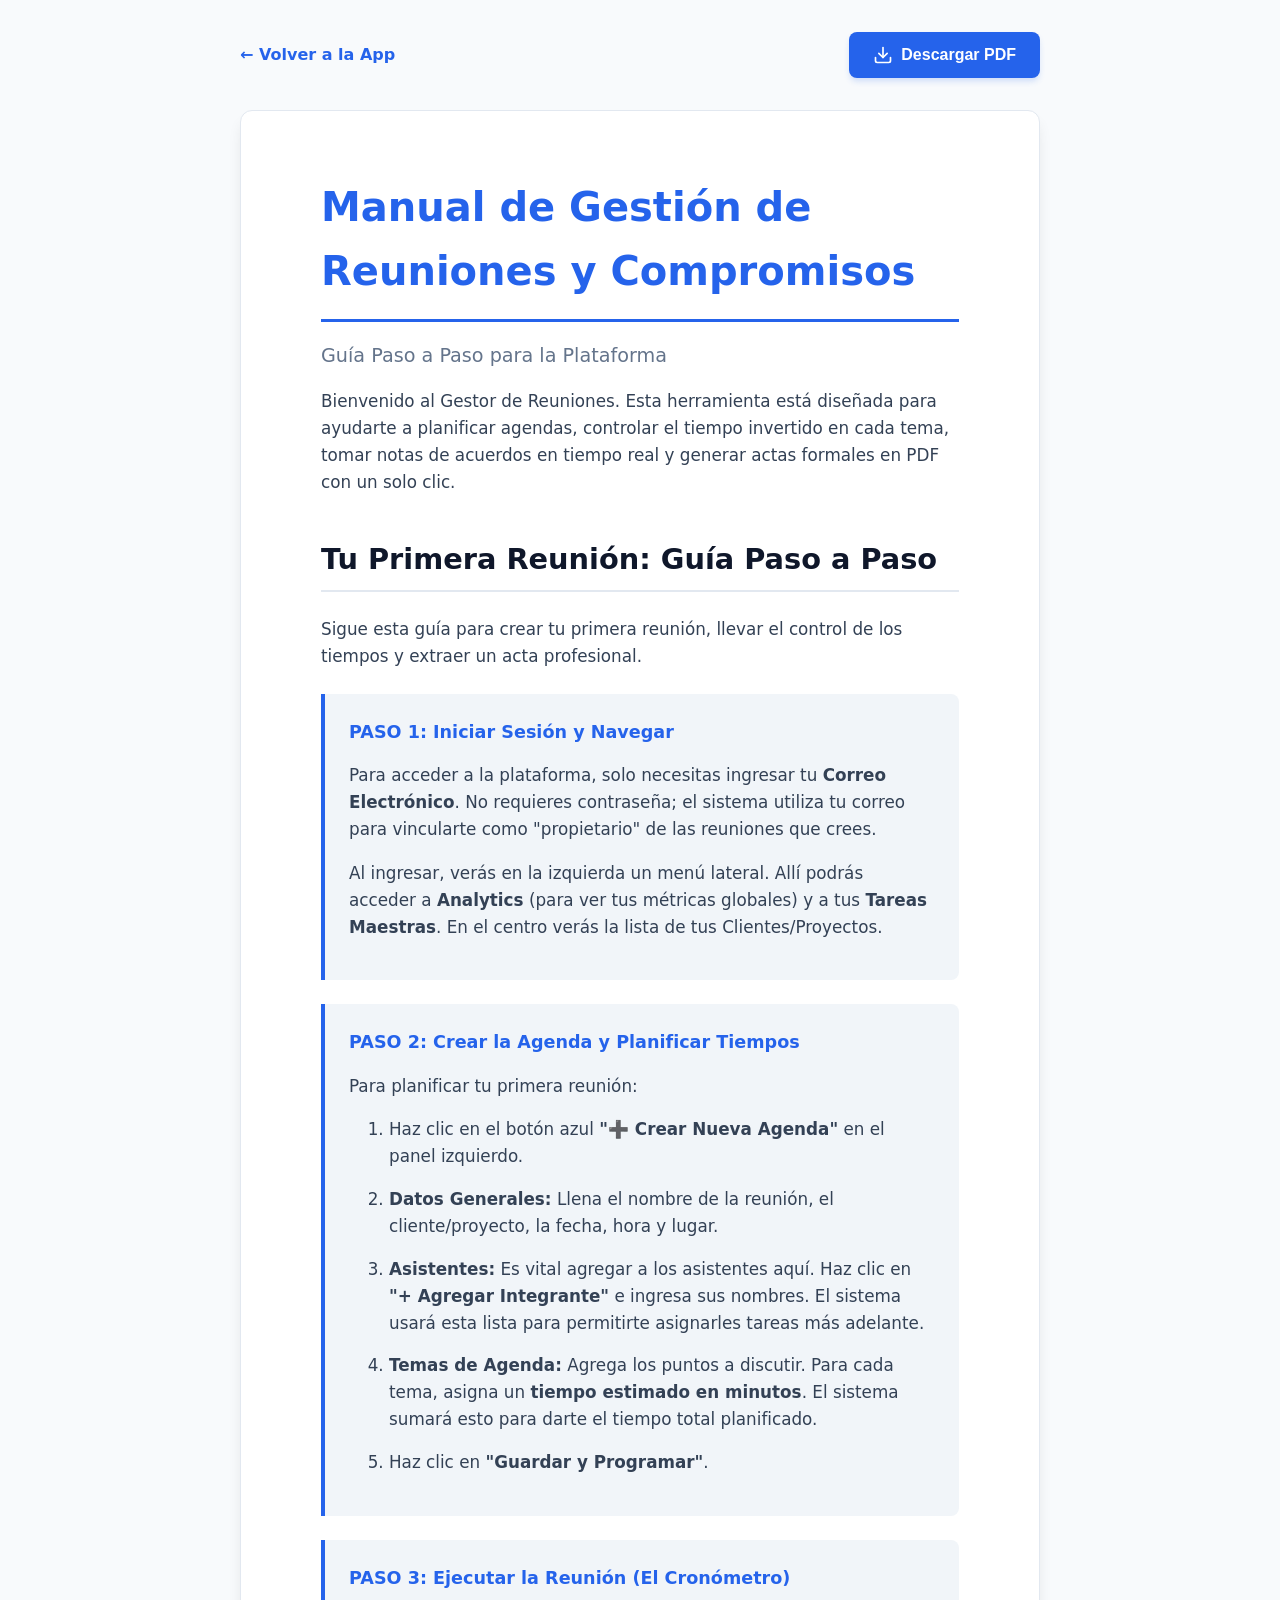
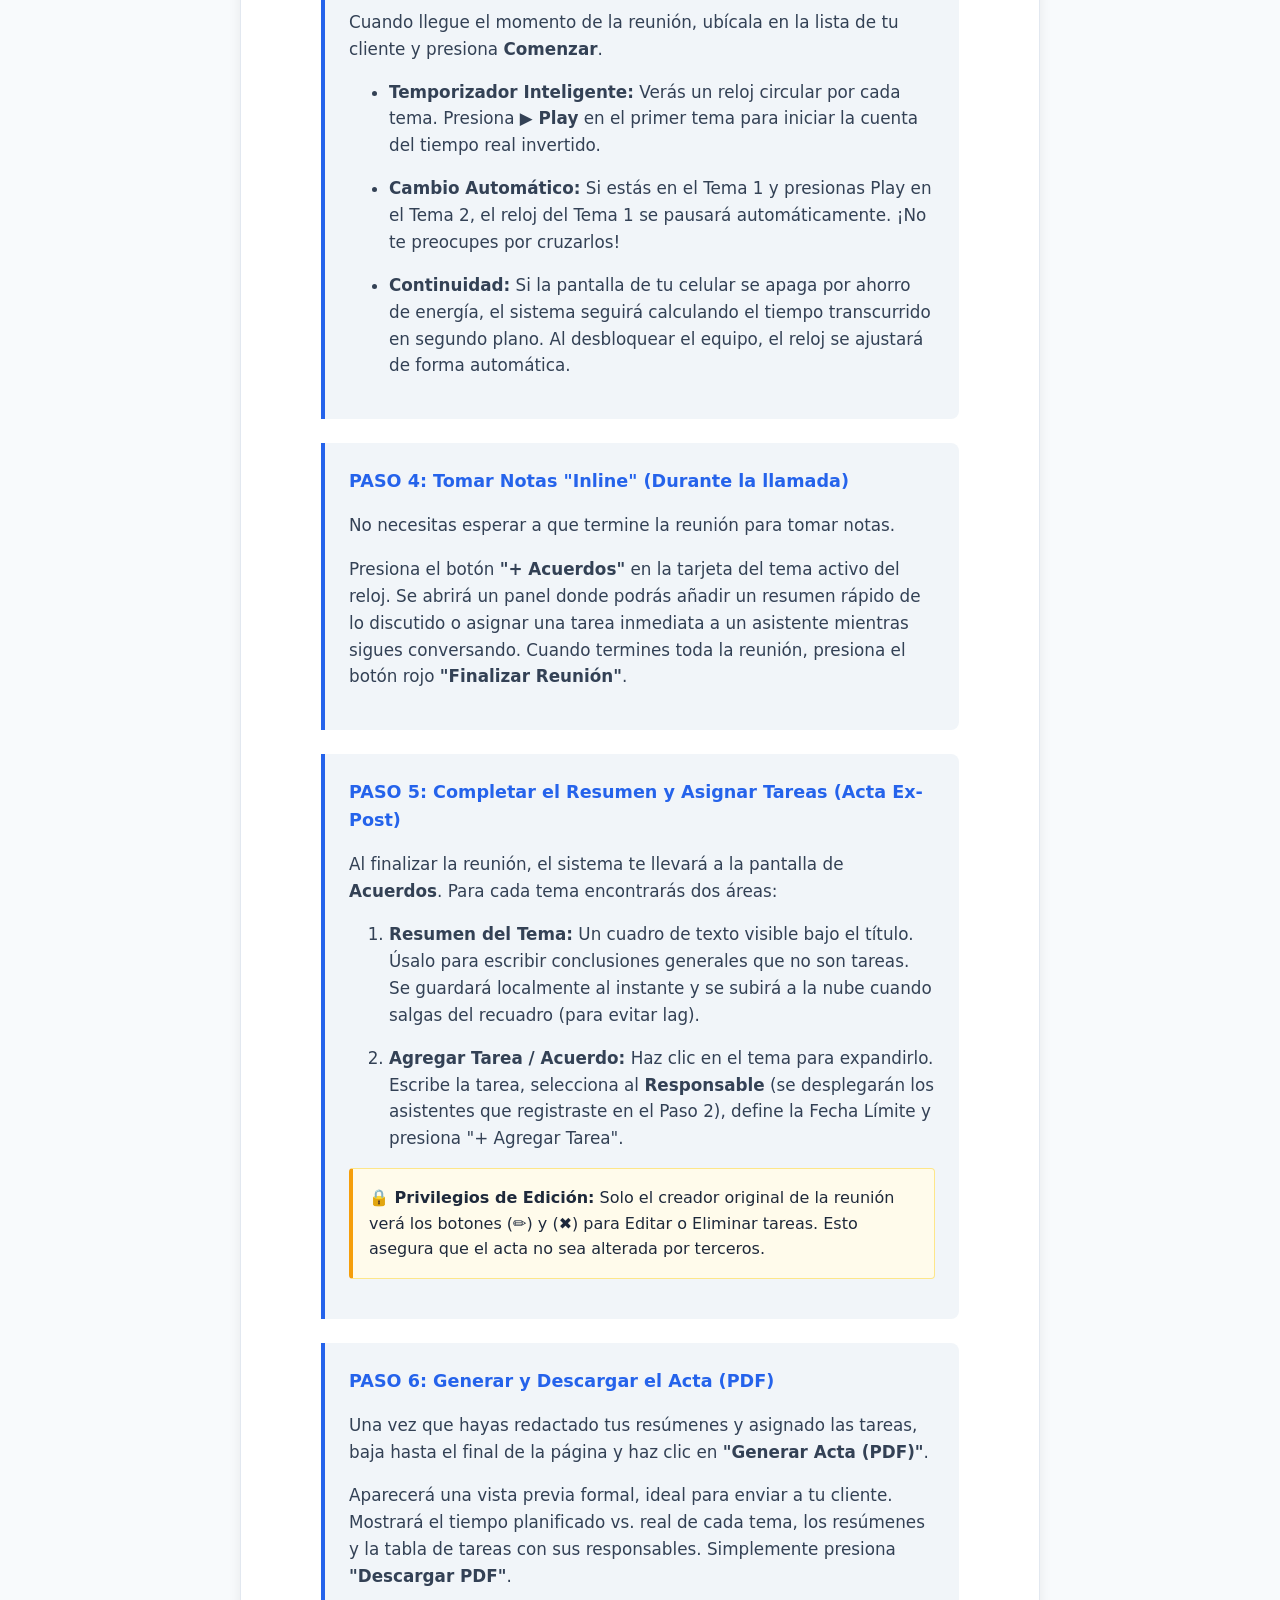
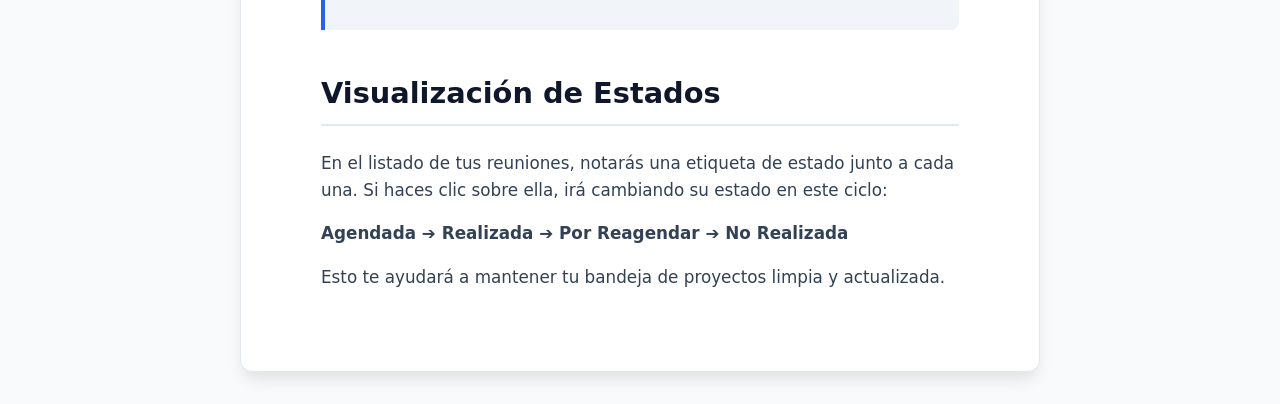
<file: manual.html>
<!DOCTYPE html>
<html lang="es">
<head>
    <meta charset="UTF-8">
    <meta name="viewport" content="width=device-width, initial-scale=1.0">
    <title>Manual de Usuario - Gestor de Reuniones</title>
    <style>
        :root {
            --primary: #2563eb;
            --primary-dark: #1d4ed8;
            --text-main: #1e293b;
            --text-muted: #64748b;
            --bg-body: #f8fafc;
            --paper: #ffffff;
            --border: #e2e8f0;
        }

        body {
            font-family: 'Segoe UI', system-ui, -apple-system, sans-serif;
            background-color: var(--bg-body);
            color: var(--text-main);
            margin: 0;
            padding: 2rem;
            line-height: 1.6;
        }

        .container {
            max-width: 800px;
            margin: 0 auto;
        }

        .top-bar {
            display: flex;
            justify-content: space-between;
            align-items: center;
            margin-bottom: 2rem;
        }

        .btn-download {
            background-color: var(--primary);
            color: white;
            border: none;
            padding: 0.8rem 1.5rem;
            border-radius: 8px;
            font-size: 1rem;
            font-weight: 600;
            cursor: pointer;
            transition: background 0.2s;
            display: flex;
            align-items: center;
            gap: 0.5rem;
            box-shadow: 0 4px 6px -1px rgba(37, 99, 235, 0.2);
        }

        .btn-download:hover {
            background-color: var(--primary-dark);
        }

        .document-wrapper {
            background: var(--paper);
            padding: 4rem 5rem;
            border-radius: 12px;
            box-shadow: 0 10px 15px -3px rgba(0, 0, 0, 0.1);
            border: 1px solid var(--border);
        }

        h1 {
            color: var(--primary);
            font-size: 2.5rem;
            margin-top: 0;
            margin-bottom: 0.5rem;
            border-bottom: 3px solid var(--primary);
            padding-bottom: 1rem;
        }

        h2 {
            color: #0f172a;
            font-size: 1.8rem;
            margin-top: 2.5rem;
            border-bottom: 2px solid var(--border);
            padding-bottom: 0.5rem;
        }

        h3 {
            color: var(--primary-dark);
            font-size: 1.3rem;
            margin-top: 2rem;
        }

        p, li {
            font-size: 1.05rem;
            color: #334155;
            margin-bottom: 1rem;
        }

        .step-box {
            background: #f1f5f9;
            border-left: 4px solid var(--primary);
            padding: 1.5rem;
            margin: 1.5rem 0;
            border-radius: 0 8px 8px 0;
        }

        .step-number {
            font-weight: bold;
            color: var(--primary);
            font-size: 1.1rem;
            display: block;
            margin-bottom: 0.5rem;
        }

        img {
            max-width: 100%;
            border-radius: 8px;
            border: 1px solid var(--border);
            margin: 1rem 0;
        }

        .alert {
            background: #fffbeb;
            border: 1px solid #fde68a;
            border-left: 4px solid #f59e0b;
            padding: 1rem;
            border-radius: 4px;
            margin: 1rem 0;
        }

        /* Print styles for perfect PDF generation */
        @media print {
            body {
                background-color: white;
                padding: 0;
            }
            .top-bar {
                display: none; /* Hide download button when printing */
            }
            .document-wrapper {
                box-shadow: none;
                border: none;
                padding: 0;
            }
            .container {
                max-width: 100%;
            }
            @page {
                margin: 2cm;
            }
            h2, h3 {
                page-break-after: avoid;
            }
            .step-box {
                page-break-inside: avoid;
            }
        }
        
        /* Mobile responsive */
        @media (max-width: 768px) {
            .document-wrapper {
                padding: 2rem;
            }
            body {
                padding: 1rem;
            }
        }
    </style>
</head>
<body>

    <div class="container">
        <div class="top-bar">
            <div>
                <a href="index.html" style="color: var(--primary); text-decoration: none; font-weight: bold;">← Volver a la App</a>
            </div>
            <button class="btn-download" onclick="window.print()">
                <svg width="20" height="20" fill="none" stroke="currentColor" stroke-width="2" viewBox="0 0 24 24" stroke-linecap="round" stroke-linejoin="round"><path d="M21 15v4a2 2 0 0 1-2 2H5a2 2 0 0 1-2-2v-4"></path><polyline points="7 10 12 15 17 10"></polyline><line x1="12" y1="15" x2="12" y2="3"></line></svg>
                Descargar PDF
            </button>
        </div>

        <div class="document-wrapper">
            <h1>Manual de Gestión de Reuniones y Compromisos</h1>
            <p style="font-size: 1.2rem; color: var(--text-muted);">Guía Paso a Paso para la Plataforma</p>
            
            <p>Bienvenido al Gestor de Reuniones. Esta herramienta está diseñada para ayudarte a planificar agendas, controlar el tiempo invertido en cada tema, tomar notas de acuerdos en tiempo real y generar actas formales en PDF con un solo clic.</p>

            <h2>Tu Primera Reunión: Guía Paso a Paso</h2>
            <p>Sigue esta guía para crear tu primera reunión, llevar el control de los tiempos y extraer un acta profesional.</p>

            <div class="step-box">
                <span class="step-number">PASO 1: Iniciar Sesión y Navegar</span>
                <p>Para acceder a la plataforma, solo necesitas ingresar tu <strong>Correo Electrónico</strong>. No requieres contraseña; el sistema utiliza tu correo para vincularte como "propietario" de las reuniones que crees.</p>
                <p>Al ingresar, verás en la izquierda un menú lateral. Allí podrás acceder a <strong>Analytics</strong> (para ver tus métricas globales) y a tus <strong>Tareas Maestras</strong>. En el centro verás la lista de tus Clientes/Proyectos.</p>
            </div>

            <div class="step-box">
                <span class="step-number">PASO 2: Crear la Agenda y Planificar Tiempos</span>
                <p>Para planificar tu primera reunión:</p>
                <ol>
                    <li>Haz clic en el botón azul <strong>"➕ Crear Nueva Agenda"</strong> en el panel izquierdo.</li>
                    <li><strong>Datos Generales:</strong> Llena el nombre de la reunión, el cliente/proyecto, la fecha, hora y lugar.</li>
                    <li><strong>Asistentes:</strong> Es vital agregar a los asistentes aquí. Haz clic en <strong>"+ Agregar Integrante"</strong> e ingresa sus nombres. El sistema usará esta lista para permitirte asignarles tareas más adelante.</li>
                    <li><strong>Temas de Agenda:</strong> Agrega los puntos a discutir. Para cada tema, asigna un <strong>tiempo estimado en minutos</strong>. El sistema sumará esto para darte el tiempo total planificado.</li>
                    <li>Haz clic en <strong>"Guardar y Programar"</strong>.</li>
                </ol>
            </div>

            <div class="step-box">
                <span class="step-number">PASO 3: Ejecutar la Reunión (El Cronómetro)</span>
                <p>Cuando llegue el momento de la reunión, ubícala en la lista de tu cliente y presiona <strong>Comenzar</strong>.</p>
                <ul>
                    <li><strong>Temporizador Inteligente:</strong> Verás un reloj circular por cada tema. Presiona <strong>▶ Play</strong> en el primer tema para iniciar la cuenta del tiempo real invertido.</li>
                    <li><strong>Cambio Automático:</strong> Si estás en el Tema 1 y presionas Play en el Tema 2, el reloj del Tema 1 se pausará automáticamente. ¡No te preocupes por cruzarlos!</li>
                    <li><strong>Continuidad:</strong> Si la pantalla de tu celular se apaga por ahorro de energía, el sistema seguirá calculando el tiempo transcurrido en segundo plano. Al desbloquear el equipo, el reloj se ajustará de forma automática.</li>
                </ul>
            </div>

            <div class="step-box">
                <span class="step-number">PASO 4: Tomar Notas "Inline" (Durante la llamada)</span>
                <p>No necesitas esperar a que termine la reunión para tomar notas.</p>
                <p>Presiona el botón <strong>"+ Acuerdos"</strong> en la tarjeta del tema activo del reloj. Se abrirá un panel donde podrás añadir un resumen rápido de lo discutido o asignar una tarea inmediata a un asistente mientras sigues conversando. Cuando termines toda la reunión, presiona el botón rojo <strong>"Finalizar Reunión"</strong>.</p>
            </div>

            <div class="step-box">
                <span class="step-number">PASO 5: Completar el Resumen y Asignar Tareas (Acta Ex-Post)</span>
                <p>Al finalizar la reunión, el sistema te llevará a la pantalla de <strong>Acuerdos</strong>. Para cada tema encontrarás dos áreas:</p>
                <ol>
                    <li><strong>Resumen del Tema:</strong> Un cuadro de texto visible bajo el título. Úsalo para escribir conclusiones generales que no son tareas. Se guardará localmente al instante y se subirá a la nube cuando salgas del recuadro (para evitar lag).</li>
                    <li><strong>Agregar Tarea / Acuerdo:</strong> Haz clic en el tema para expandirlo. Escribe la tarea, selecciona al <strong>Responsable</strong> (se desplegarán los asistentes que registraste en el Paso 2), define la Fecha Límite y presiona "+ Agregar Tarea".</li>
                </ol>
                <div class="alert">
                    <strong>🔒 Privilegios de Edición:</strong> Solo el creador original de la reunión verá los botones (✏️) y (✖️) para Editar o Eliminar tareas. Esto asegura que el acta no sea alterada por terceros.
                </div>
            </div>

            <div class="step-box">
                <span class="step-number">PASO 6: Generar y Descargar el Acta (PDF)</span>
                <p>Una vez que hayas redactado tus resúmenes y asignado las tareas, baja hasta el final de la página y haz clic en <strong>"Generar Acta (PDF)"</strong>.</p>
                <p>Aparecerá una vista previa formal, ideal para enviar a tu cliente. Mostrará el tiempo planificado vs. real de cada tema, los resúmenes y la tabla de tareas con sus responsables. Simplemente presiona <strong>"Descargar PDF"</strong>.</p>
            </div>

            <h2>Visualización de Estados</h2>
            <p>En el listado de tus reuniones, notarás una etiqueta de estado junto a cada una. Si haces clic sobre ella, irá cambiando su estado en este ciclo:</p>
            <p><strong>Agendada ➔ Realizada ➔ Por Reagendar ➔ No Realizada</strong></p>
            <p>Esto te ayudará a mantener tu bandeja de proyectos limpia y actualizada.</p>

        </div>
    </div>

</body>
</html>
</file>
